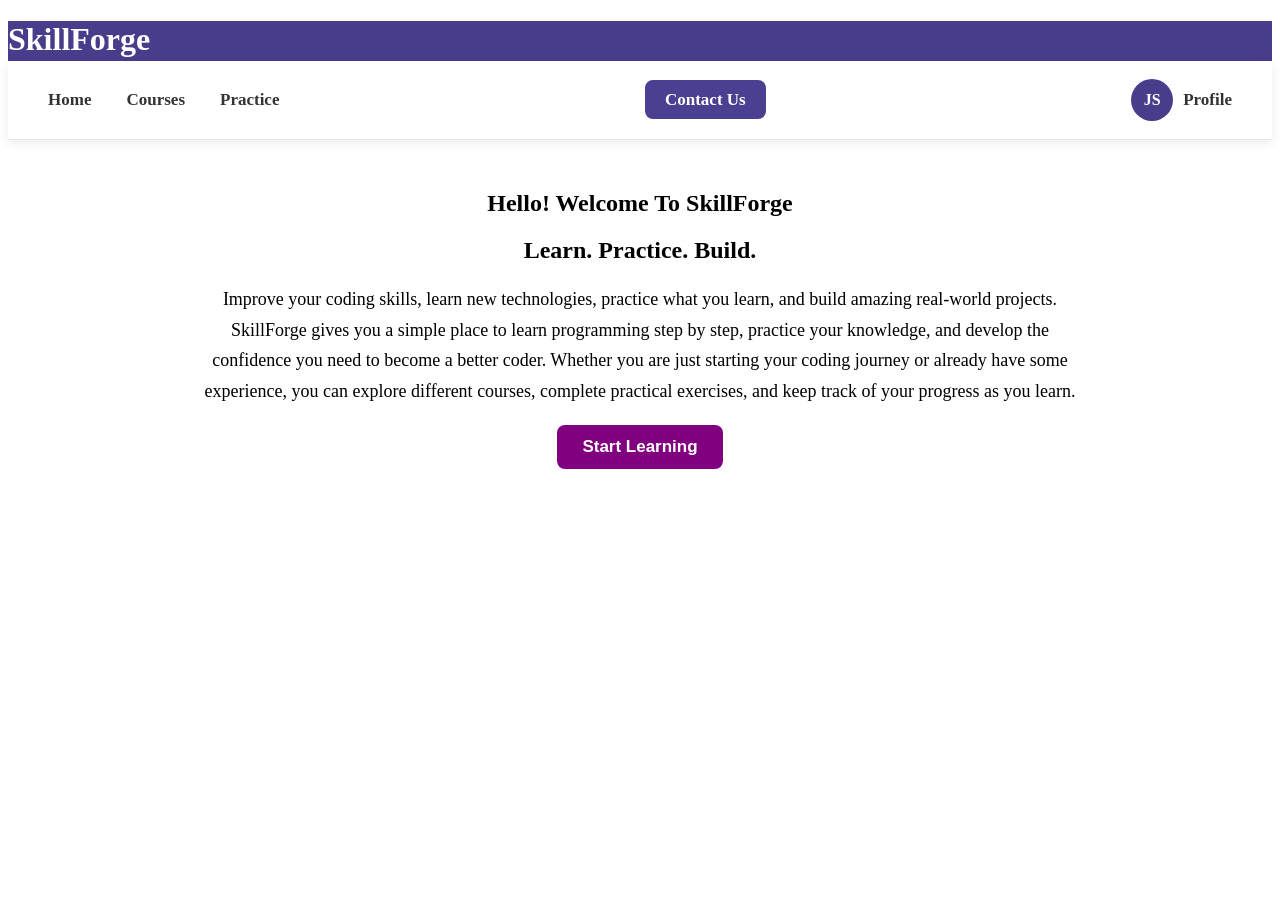
<file: index.html>
<!doctype html>

<html>
    <head>
        <title>SkillForge | Learn To Code</title>
        <link rel="stylesheet" href="styles.css">
    </head>
    <body>
        <div class="container">
        <h1>SkillForge</h1>
        </div>
        
        <nav>
            <a href="index.html">Home</a>
            <a href="courses.html">Courses</a>
            <a href="#">Practice</a>
            <div class="right">
            <a href="Contact%20Us.html">Contact Us</a>
            </div>
            
            <div class="profile-nav">
                <a href="Profile.html" class="profile-link">
                    <div class="nav-avatar" id="navAvatar">JS</div>
                    <span id="navProfileName">Profile</span>
                </a>
            </div>
        </nav>
        
        <section class="hero">
            <h1>Hello! Welcome To SkillForge</h1>
            <h2>Learn. Practice. Build.</h2>
            <p>
                Improve your coding skills, learn new technologies, practice what you learn,
                and build amazing real-world projects. SkillForge gives you a simple place
                to learn programming step by step, practice your knowledge, and develop the
                confidence you need to become a better coder. Whether you are just starting
                your coding journey or already have some experience, you can explore
                different courses, complete practical exercises, and keep track of your
                progress as you learn.
            </p>
            <button><a href="courses.html">Start Learning</a></button>
        </section>
        
        <script>
const savedProfile = localStorage.getItem("skillforgeProfile");

if (savedProfile) {
    const profile = JSON.parse(savedProfile);

    const navName = document.getElementById("navProfileName");
    const navAvatar = document.getElementById("navAvatar");

    navName.textContent = profile.name;

    if (profile.avatar) {
        navAvatar.textContent = profile.avatar;
    } else {
        const words = profile.name.trim().split(/\s+/);

        if (words.length === 1) {
            navAvatar.textContent =
                words[0].charAt(0).toUpperCase();
        } else {
            navAvatar.textContent =
                (words[0].charAt(0) +
                 words[words.length - 1].charAt(0)).toUpperCase();
        }
    }
}
</script>
    </body>
</html>
</file>
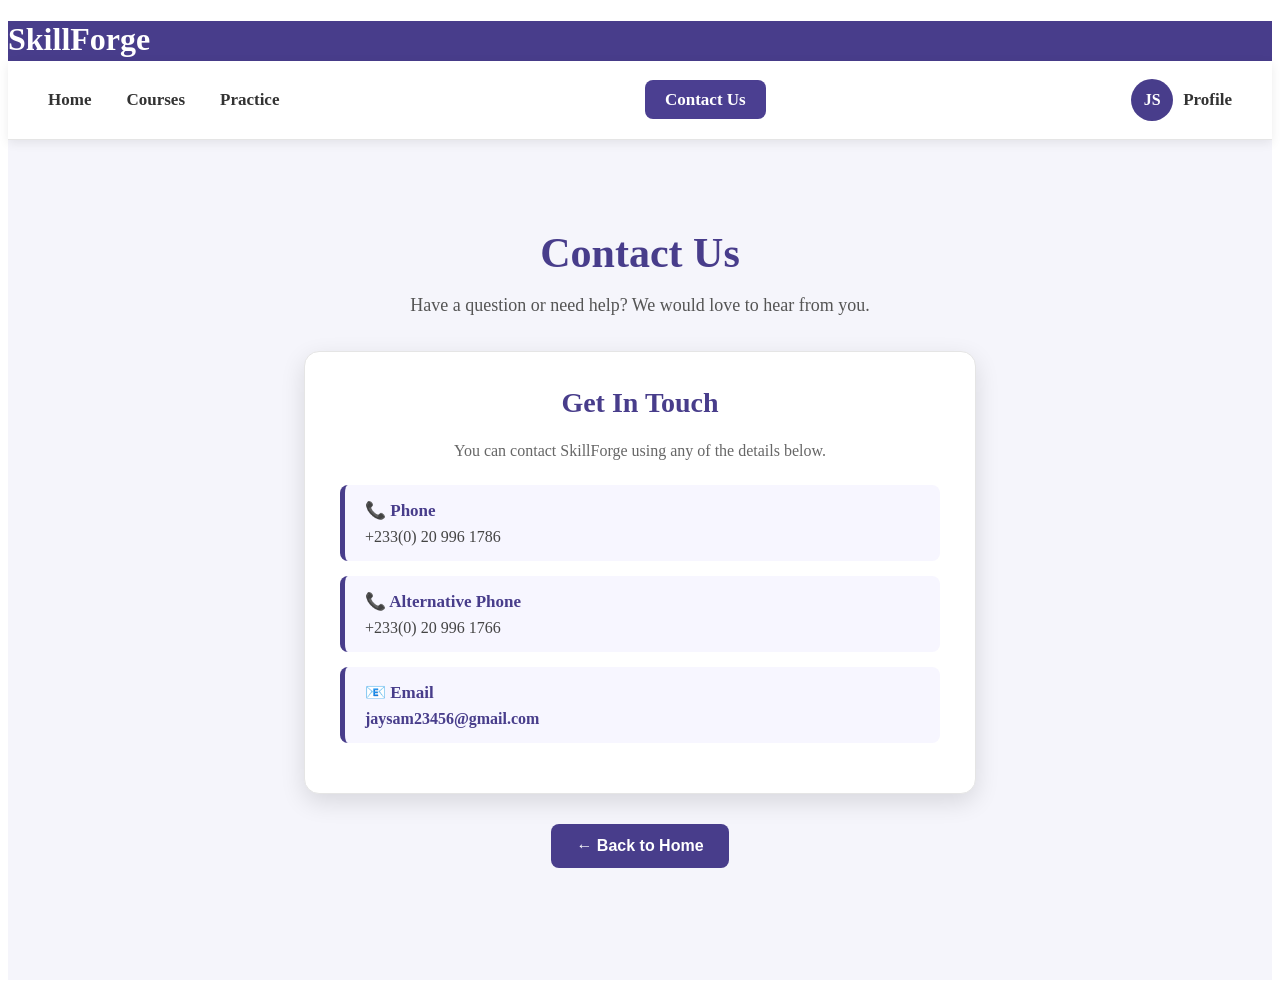
<file: Contact Us.html>
<!DOCTYPE html>
<html>
<head>
    <title>SkillForge | Contact Us</title>
    <link rel="stylesheet" href="styles.css">
</head>

<body>

    <!-- Navigation -->
    <div class="container">
        <h1>SkillForge</h1>
    </div>

        <nav>
            <a href="index.html">Home</a>
            <a href="courses.html">Courses</a>
            <a href="Practice.html">Practice</a>
            <div class="right">
            <a href="Contact%20Us.html">Contact Us</a>
            </div>
            
            
            <div class="profile-nav">
                <a href="Profile.html" class="profile-link">
                    <div class="nav-avatar" id="navAvatar">JS</div>
                    <span id="navProfileName">Profile</span>
                </a>
            </div>
        </nav>
 
    <!-- Contact Section -->
    <main class="contact-page">

        <h1>Contact Us</h1>

        <p class="contact-intro">
            Have a question or need help? We would love to hear from you.
        </p>

        <div class="contact-card">

            <h2>Get In Touch</h2>

            <p>
                You can contact SkillForge using any of the details below.
            </p>

            <div class="contact-item">
                <strong>📞 Phone</strong>
                <p>+233(0) 20 996 1786</p>
            </div>

            <div class="contact-item">
                <strong>📞 Alternative Phone</strong>
                <p>+233(0) 20 996 1766</p>
            </div>

            <div class="contact-item">
                <strong>📧 Email</strong>
                <p>
                    <a href="mailto:jaysam23456@gmail.com">
                        jaysam23456@gmail.com
                    </a>
                </p>
            </div>

        </div>

        <button class="back-button" onclick="window.location.href='index.html'">
            ← Back to Home
        </button>

    </main>

</body>
</html>
</file>
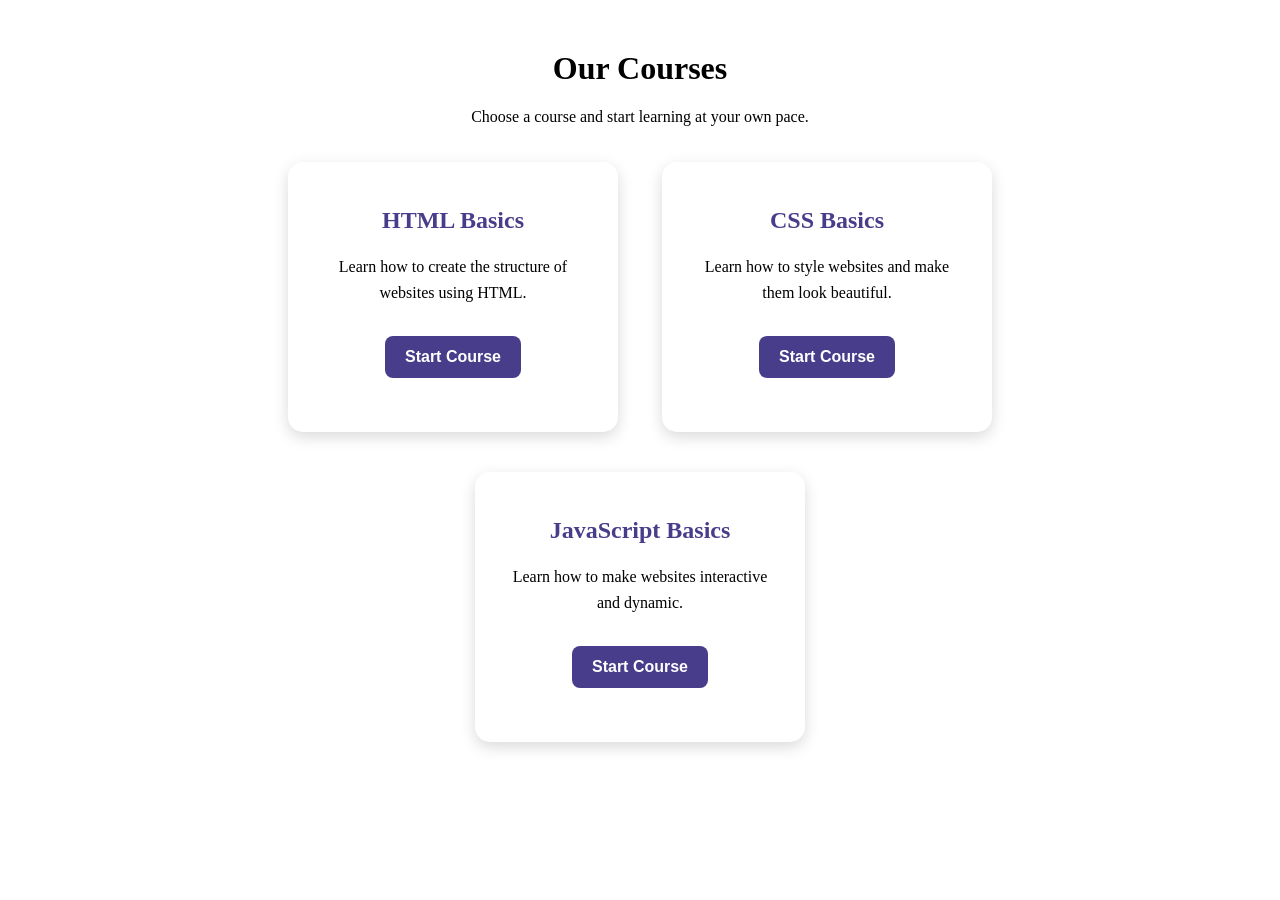
<file: courses.html>
<!doctype html>

<html>
    <head>
        <title>SkillForge | Courses</title>
        <link rel="stylesheet" href="styles.css">
    </head>
    <body>
        <div class="courses-page">

    <h1>Our Courses</h1>

    <p>Choose a course and start learning at your own pace.</p>

    <div class="course-card">
        <h2>HTML Basics</h2>
        <p>Learn how to create the structure of websites using HTML.</p>
        <button onclick="window.location.href='HTML Basics.html'">
            Start Course
        </button>
    </div>

    <div class="course-card">
        <h2>CSS Basics</h2>
        <p>Learn how to style websites and make them look beautiful.</p>
        <button onclick="window.location.href='CSS Basics.html'">Start Course</button>
    </div>

    <div class="course-card">
        <h2>JavaScript Basics</h2>
        <p>Learn how to make websites interactive and dynamic.</p>
        <button>Start Course</button>
    </div>

</div>
        
        
    </body>
</html>
</file>
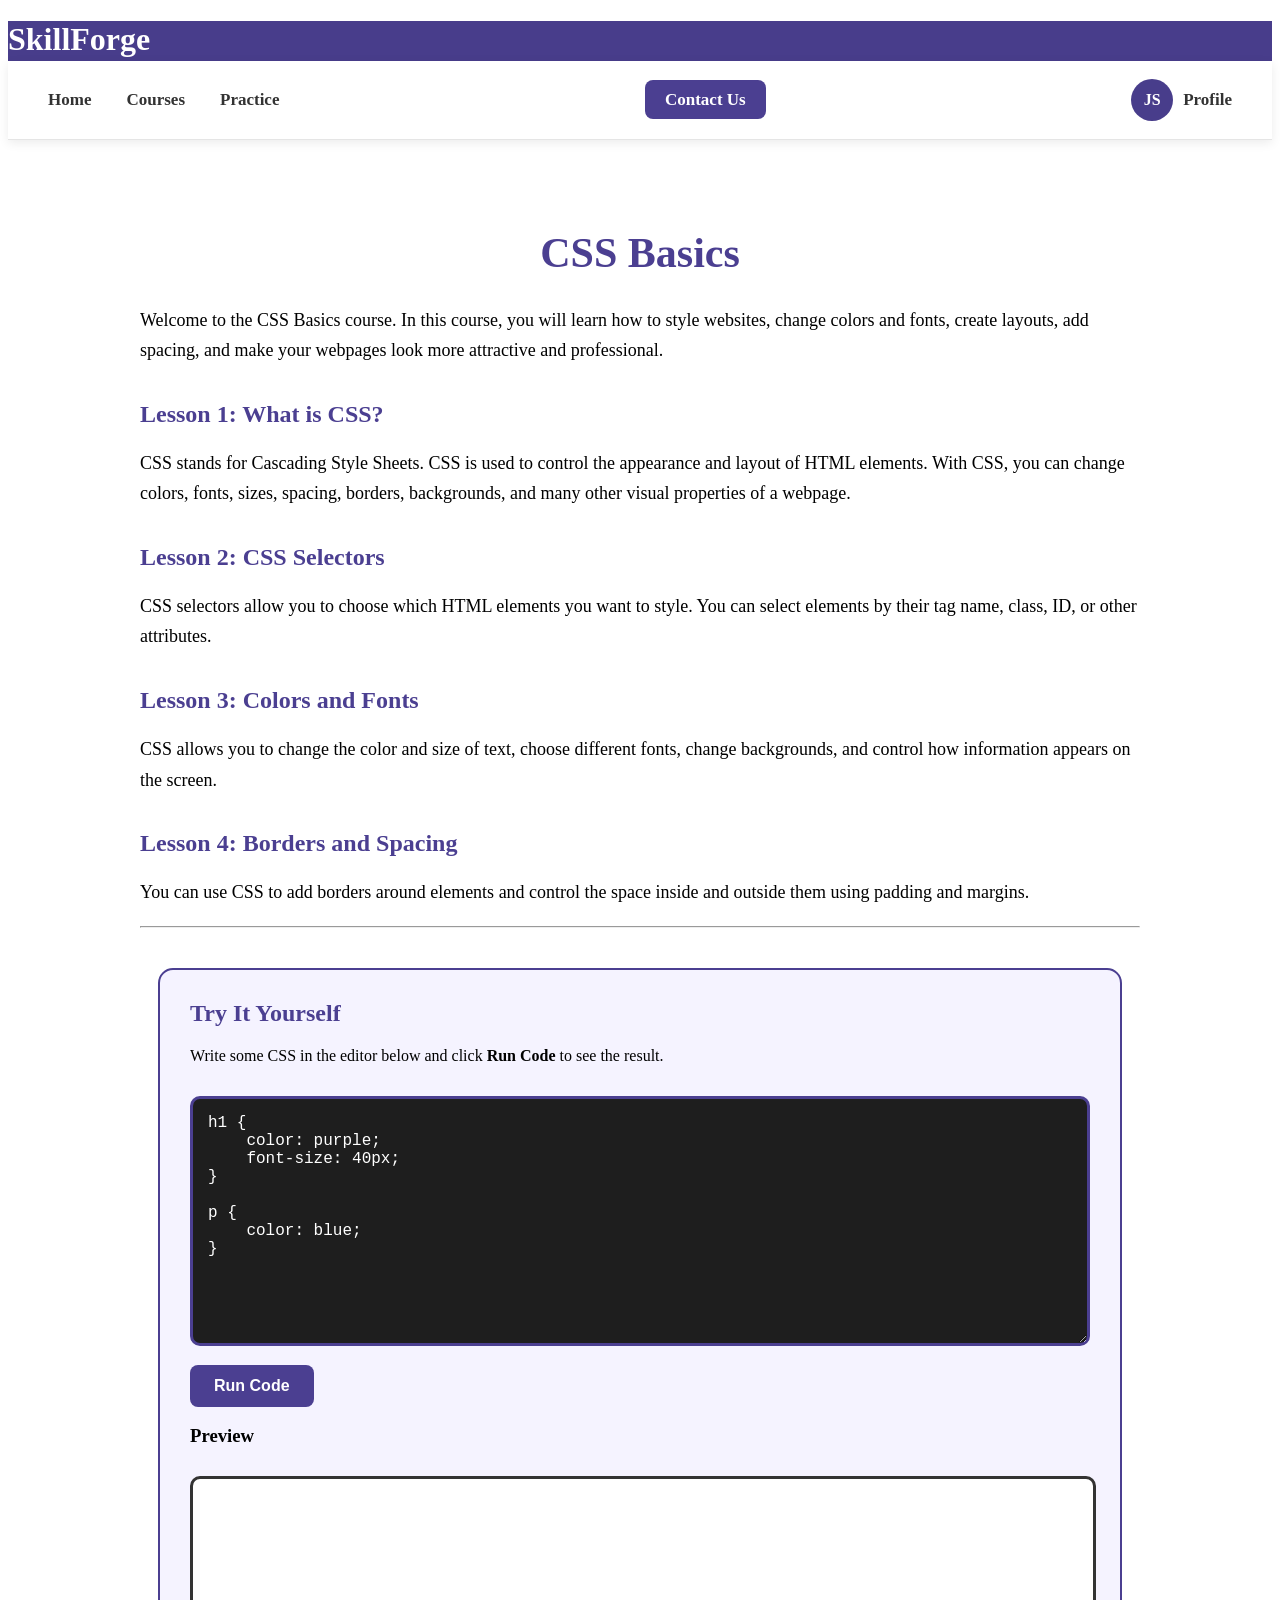
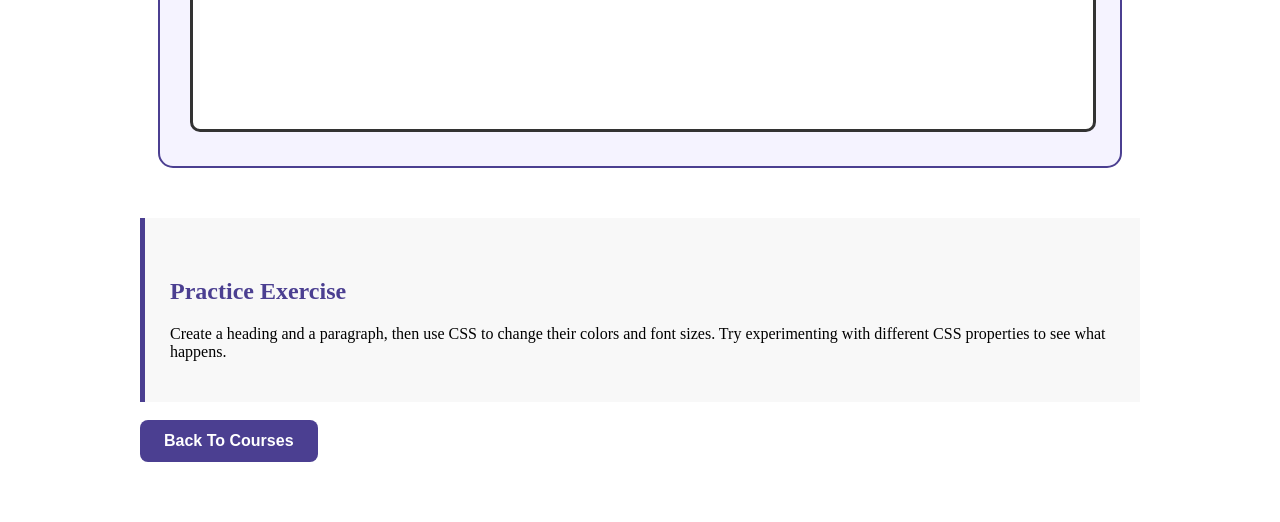
<file: CSS Basics.html>
<!DOCTYPE html>
<html>
<head>
    <title>CSS Basics | SkillForge</title>
    <link rel="stylesheet" href="styles.css">
</head>

<body>

    <div class="container">
        <h1>SkillForge</h1>
    </div>

    
    <nav>
            <a href="index.html">Home</a>
            <a href="courses.html">Courses</a>
            <a href="Practice.html">Practice</a>
            <div class="right">
            <a href="Contact%20Us.html">Contact Us</a>
            </div>
        
        <div class="profile-nav">
                <a href="Profile.html" class="profile-link">
                    <div class="nav-avatar" id="navAvatar">JS</div>
                    <span id="navProfileName">Profile</span>
                </a>
            </div>
    </nav>

    <main class="lesson">

        <h1>CSS Basics</h1>

        <p>
            Welcome to the CSS Basics course. In this course, you will learn
            how to style websites, change colors and fonts, create layouts,
            add spacing, and make your webpages look more attractive and
            professional.
        </p>

        <h2>Lesson 1: What is CSS?</h2>

        <p>
            CSS stands for Cascading Style Sheets. CSS is used to control
            the appearance and layout of HTML elements. With CSS, you can
            change colors, fonts, sizes, spacing, borders, backgrounds,
            and many other visual properties of a webpage.
        </p>

        <h2>Lesson 2: CSS Selectors</h2>

        <p>
            CSS selectors allow you to choose which HTML elements you want
            to style. You can select elements by their tag name, class,
            ID, or other attributes.
        </p>

        <h2>Lesson 3: Colors and Fonts</h2>

        <p>
            CSS allows you to change the color and size of text, choose
            different fonts, change backgrounds, and control how information
            appears on the screen.
        </p>

        <h2>Lesson 4: Borders and Spacing</h2>

        <p>
            You can use CSS to add borders around elements and control the
            space inside and outside them using padding and margins.
        </p>

        <hr>

        <section class="practice-box">

            <h2>Try It Yourself</h2>

            <p>
                Write some CSS in the editor below and click
                <strong>Run Code</strong> to see the result.
            </p>

            <textarea id="cssEditor">
h1 {
    color: purple;
    font-size: 40px;
}

p {
    color: blue;
}
            </textarea>

            <button onclick="runCSS()">Run Code</button>

            <h3>Preview</h3>

            <iframe id="cssPreview"></iframe>

        </section>

        <section class="exercise">

            <h2>Practice Exercise</h2>

            <p>
                Create a heading and a paragraph, then use CSS to change
                their colors and font sizes. Try experimenting with
                different CSS properties to see what happens.
            </p>

        </section>

        <br>

        <button onclick="window.location.href='courses.html'">
            Back To Courses
        </button>

    </main>

    <script>
        function runCSS() {

            const css = document.getElementById("cssEditor").value;

            const preview = document.getElementById("cssPreview");

            preview.srcdoc = `
                <html>
                <head>
                    <style>
                        ${css}
                    </style>
                </head>

                <body>

                    <h1>Hello, SkillForge!</h1>

                    <p>
                        I am learning CSS.
                    </p>

                </body>
                </html>
            `;
        }
    </script>

</body>
</html>
</file>
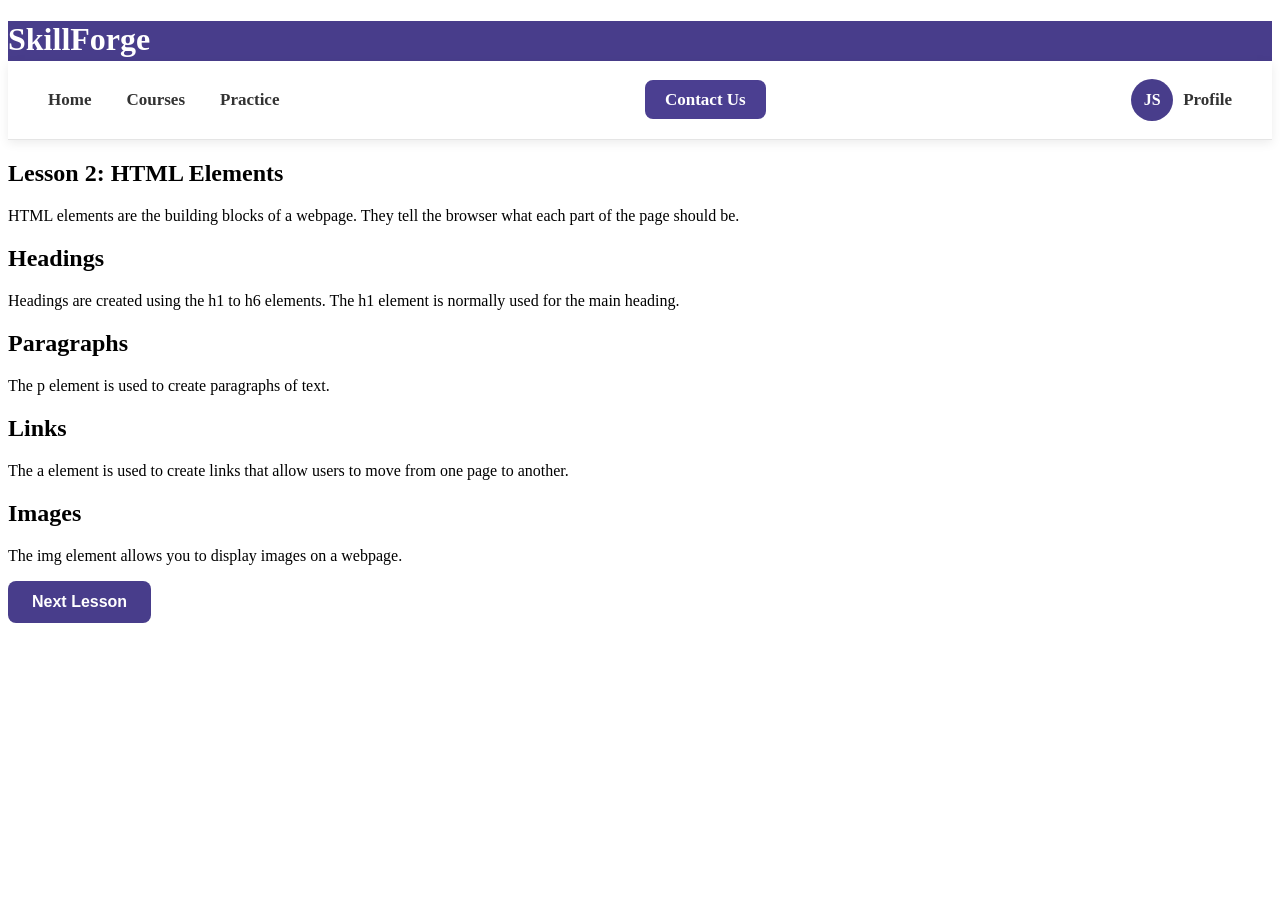
<file: HTML Basics 2.html>
<!doctype html>
<html>
<head>
    <title>HTML Lesson 2 | SkillForge</title>
    <link rel="stylesheet" href="styles.css">
</head>

<body>

    <div class="container">
        <h1>SkillForge</h1>
    </div>
    
    <nav>
            <a href="index.html">Home</a>
            <a href="courses.html">Courses</a>
            <a href="Practice.html">Practice</a>
            <div class="right">
            <a href="Contact%20Us.html">Contact Us</a>
            </div>
        
        <div class="profile-nav">
                <a href="Profile.html" class="profile-link">
                    <div class="nav-avatar" id="navAvatar">JS</div>
                    <span id="navProfileName">Profile</span>
                </a>
            </div>
    </nav>

    <section class="course-content">

        <h1>Lesson 2: HTML Elements</h1>

        <p>
            HTML elements are the building blocks of a webpage.
            They tell the browser what each part of the page should be.
        </p>

        <h2>Headings</h2>

        <p>
            Headings are created using the h1 to h6 elements.
            The h1 element is normally used for the main heading.
        </p>

        <h2>Paragraphs</h2>

        <p>
            The p element is used to create paragraphs of text.
        </p>

        <h2>Links</h2>

        <p>
            The a element is used to create links that allow users
            to move from one page to another.
        </p>

        <h2>Images</h2>

        <p>
            The img element allows you to display images on a webpage.
        </p>

        <button onclick="window.location.href='HTML Basics 3.html'">
            Next Lesson
        </button>

    </section>

</body>
</html>
</file>
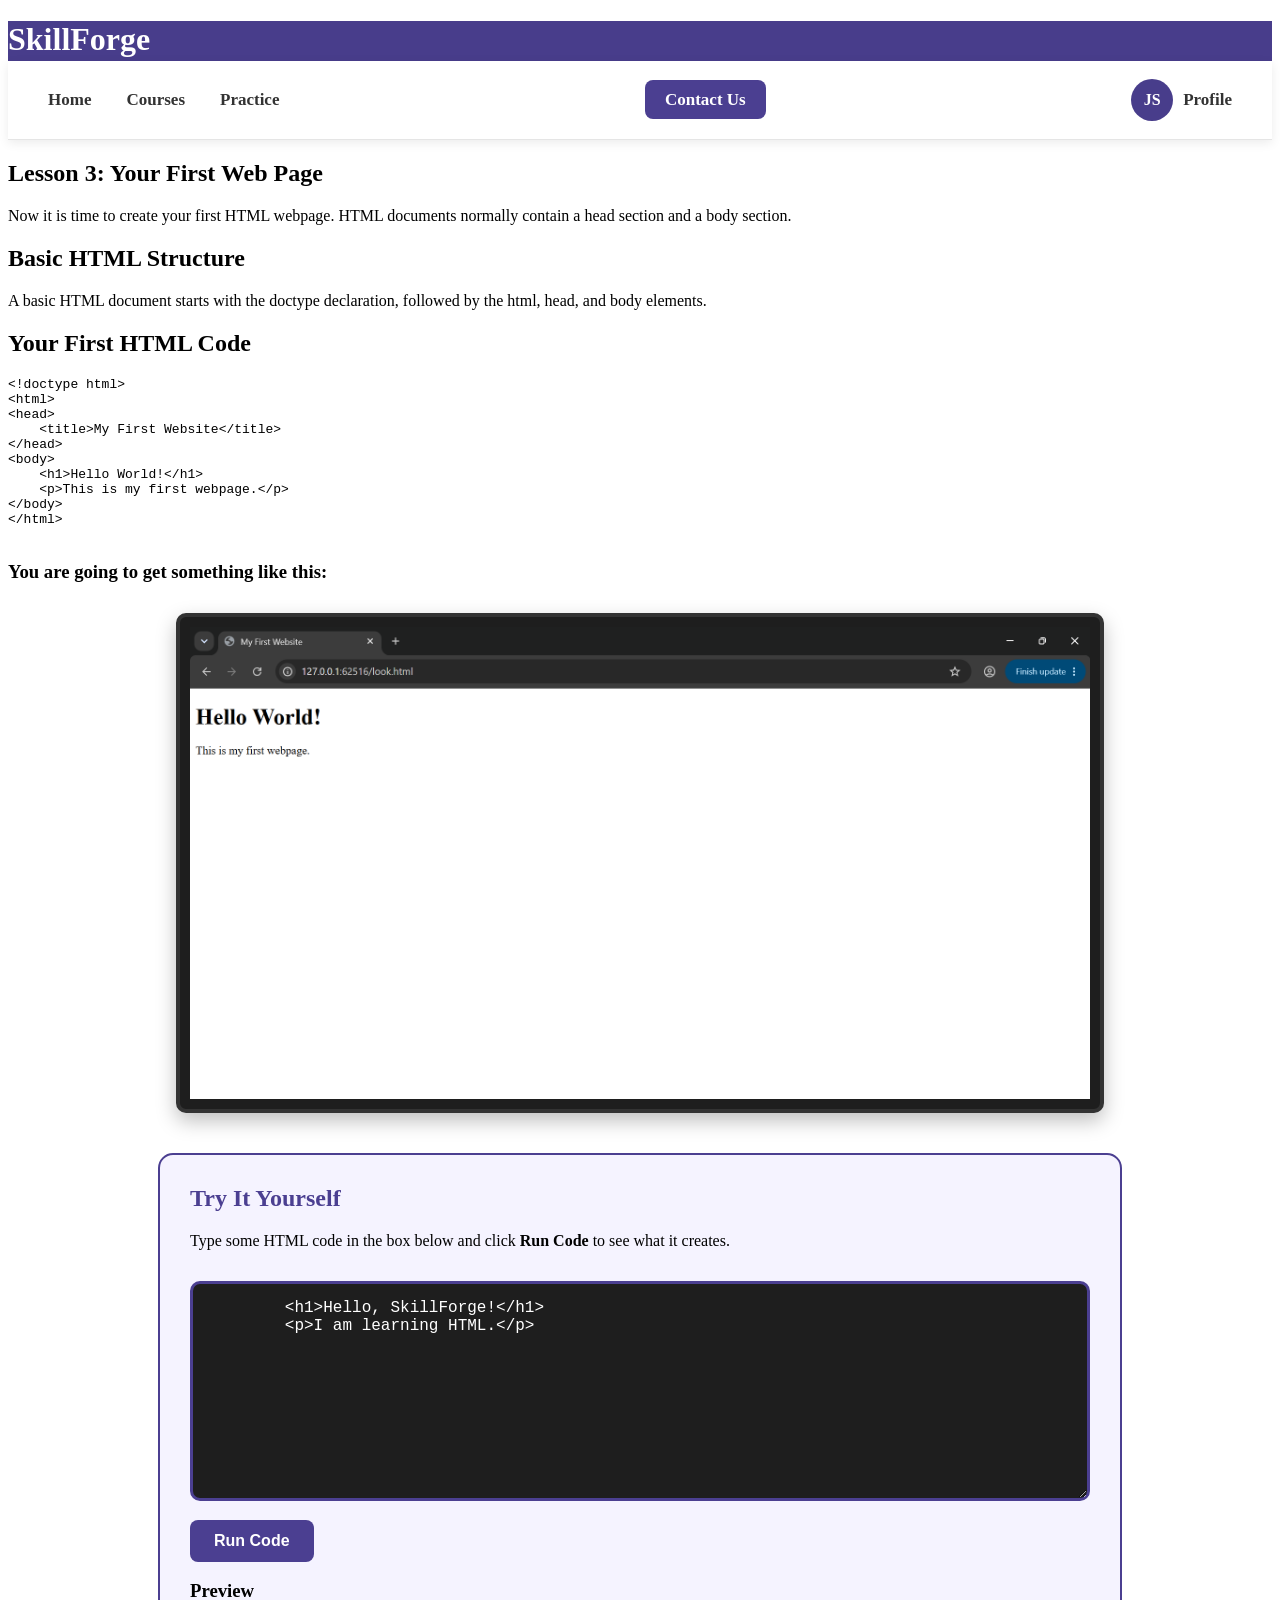
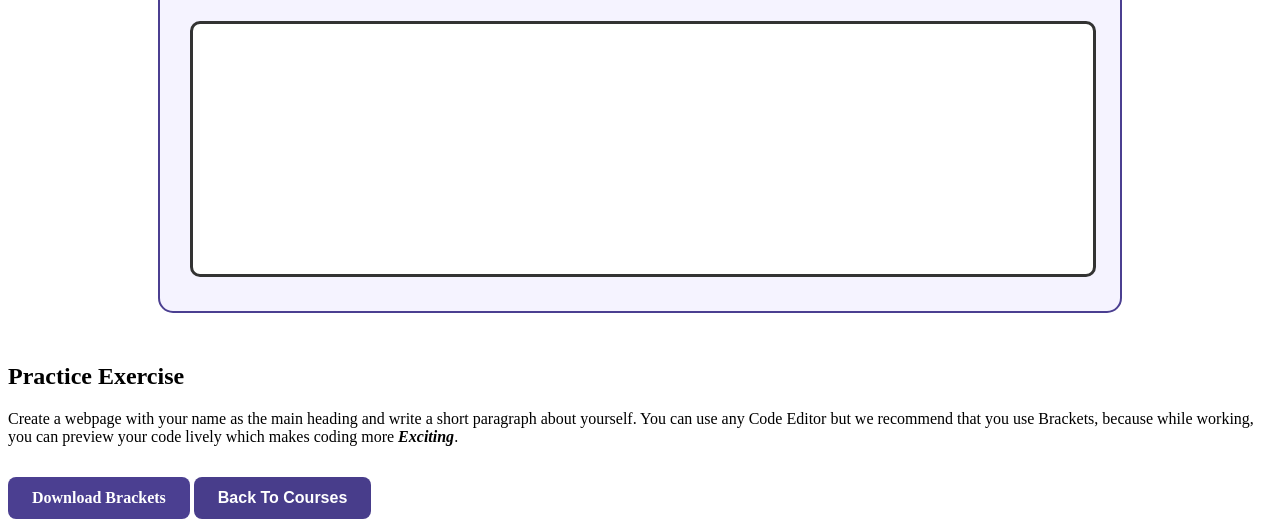
<file: HTML Basics 3.html>
<!doctype html>
<html>
<head>
    <title>HTML Lesson 3 | SkillForge</title>
    <link rel="stylesheet" href="styles.css">
</head>

<body>

    <div class="container">
        <h1>SkillForge</h1>
    </div>
    
    <nav>
            <a href="index.html">Home</a>
            <a href="courses.html">Courses</a>
            <a href="Practice.html">Practice</a>
            <div class="right">
            <a href="Contact%20Us.html">Contact Us</a>
            </div>
        
        <div class="profile-nav">
                <a href="Profile.html" class="profile-link">
                    <div class="nav-avatar" id="navAvatar">JS</div>
                    <span id="navProfileName">Profile</span>
                </a>
            </div>
    </nav>

    <section class="course-content">

        <h1>Lesson 3: Your First Web Page</h1>

        <p>
            Now it is time to create your first HTML webpage.
            HTML documents normally contain a head section and a body section.
        </p>

        <h2>Basic HTML Structure</h2>

        <p>
            A basic HTML document starts with the doctype declaration,
            followed by the html, head, and body elements.
        </p>

        <h2>Your First HTML Code</h2>

        <pre>
&lt;!doctype html&gt;
&lt;html&gt;
&lt;head&gt;
    &lt;title&gt;My First Website&lt;/title&gt;
&lt;/head&gt;
&lt;body&gt;
    &lt;h1&gt;Hello World!&lt;/h1&gt;
    &lt;p&gt;This is my first webpage.&lt;/p&gt;
&lt;/body&gt;
&lt;/html&gt;
        </pre>
        
        <h3>You are going to get something like this:</h3>
        <img class="code-preview" src="Screenshot 2026-10-02 213758.png" alt="Code example">

    </section>
    
    <section class="practice-box">
    <h2>Try It Yourself</h2>

    <p>
        Type some HTML code in the box below and click
        <strong>Run Code</strong> to see what it creates.
    </p>

          <textarea id="codeEditor">
        <h1>Hello, SkillForge!</h1>
        <p>I am learning HTML.</p>
         </textarea>

         <button onclick="runCode()">Run Code</button>

         <h3>Preview</h3>

         <iframe id="preview"></iframe>
        </section>

        <script>
        function runCode() {
         const code = document.getElementById("codeEditor").value;
         document.getElementById("preview").srcdoc = code;
        }
        </script>
    
    
    <h2>Practice Exercise</h2>

        <p>
            Create a webpage with your name as the main heading
            and write a short paragraph about yourself. You can use any Code Editor but we recommend that you use Brackets, because while working, you can preview your code lively which makes coding more <i><b>Exciting</b></i>.
        </p>
    
        <a class="download-button"
        href="https://github.com/brackets-cont/brackets/releases/tag/v2.2.1"
        target="_blank">
            Download Brackets
        </a>

        <button onclick="window.location.href='courses.html'">
            Back To Courses
        </button>

</body>
</html>
</file>
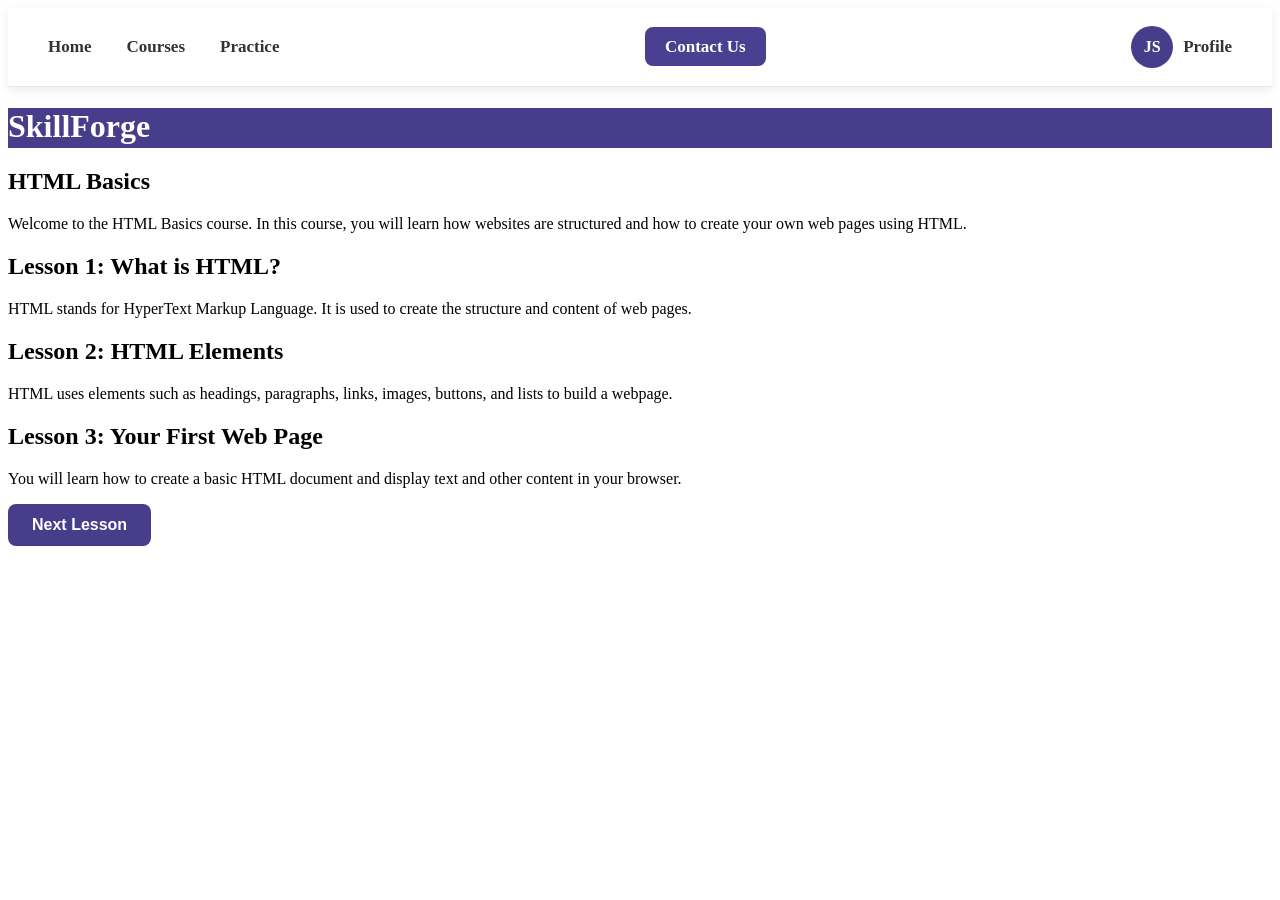
<file: HTML Basics.html>
<!doctype html>
<html>
<head>
    <title>HTML Basics | SkillForge</title>
    <link rel="stylesheet" href="styles.css">
</head>

<body>
    
        <nav>
            <a href="index.html">Home</a>
            <a href="courses.html">Courses</a>
            <a href="Practice.html">Practice</a>
            <div class="right">
            <a href="Contact%20Us.html">Contact Us</a>
            </div>
            
            <div class="profile-nav">
                <a href="Profile.html" class="profile-link">
                    <div class="nav-avatar" id="navAvatar">JS</div>
                    <span id="navProfileName">Profile</span>
                </a>
            </div>
        </nav>

    <div class="container">
        <h1>SkillForge</h1>
    </div>

    <section class="course-content">

        <h1>HTML Basics</h1>

        <p>
            Welcome to the HTML Basics course. In this course, you will learn
            how websites are structured and how to create your own web pages
            using HTML.
        </p>

        <h2>Lesson 1: What is HTML?</h2>

        <p>
            HTML stands for HyperText Markup Language. It is used to create
            the structure and content of web pages.
        </p>

        <h2>Lesson 2: HTML Elements</h2>

        <p>
            HTML uses elements such as headings, paragraphs, links, images,
            buttons, and lists to build a webpage.
        </p>

        <h2>Lesson 3: Your First Web Page</h2>

        <p>
            You will learn how to create a basic HTML document and display
            text and other content in your browser.
        </p>

        <button onclick="window.location.href='HTML Basics 2.html'">
            Next Lesson
        </button>

    </section>

</body>
</html>
</file>
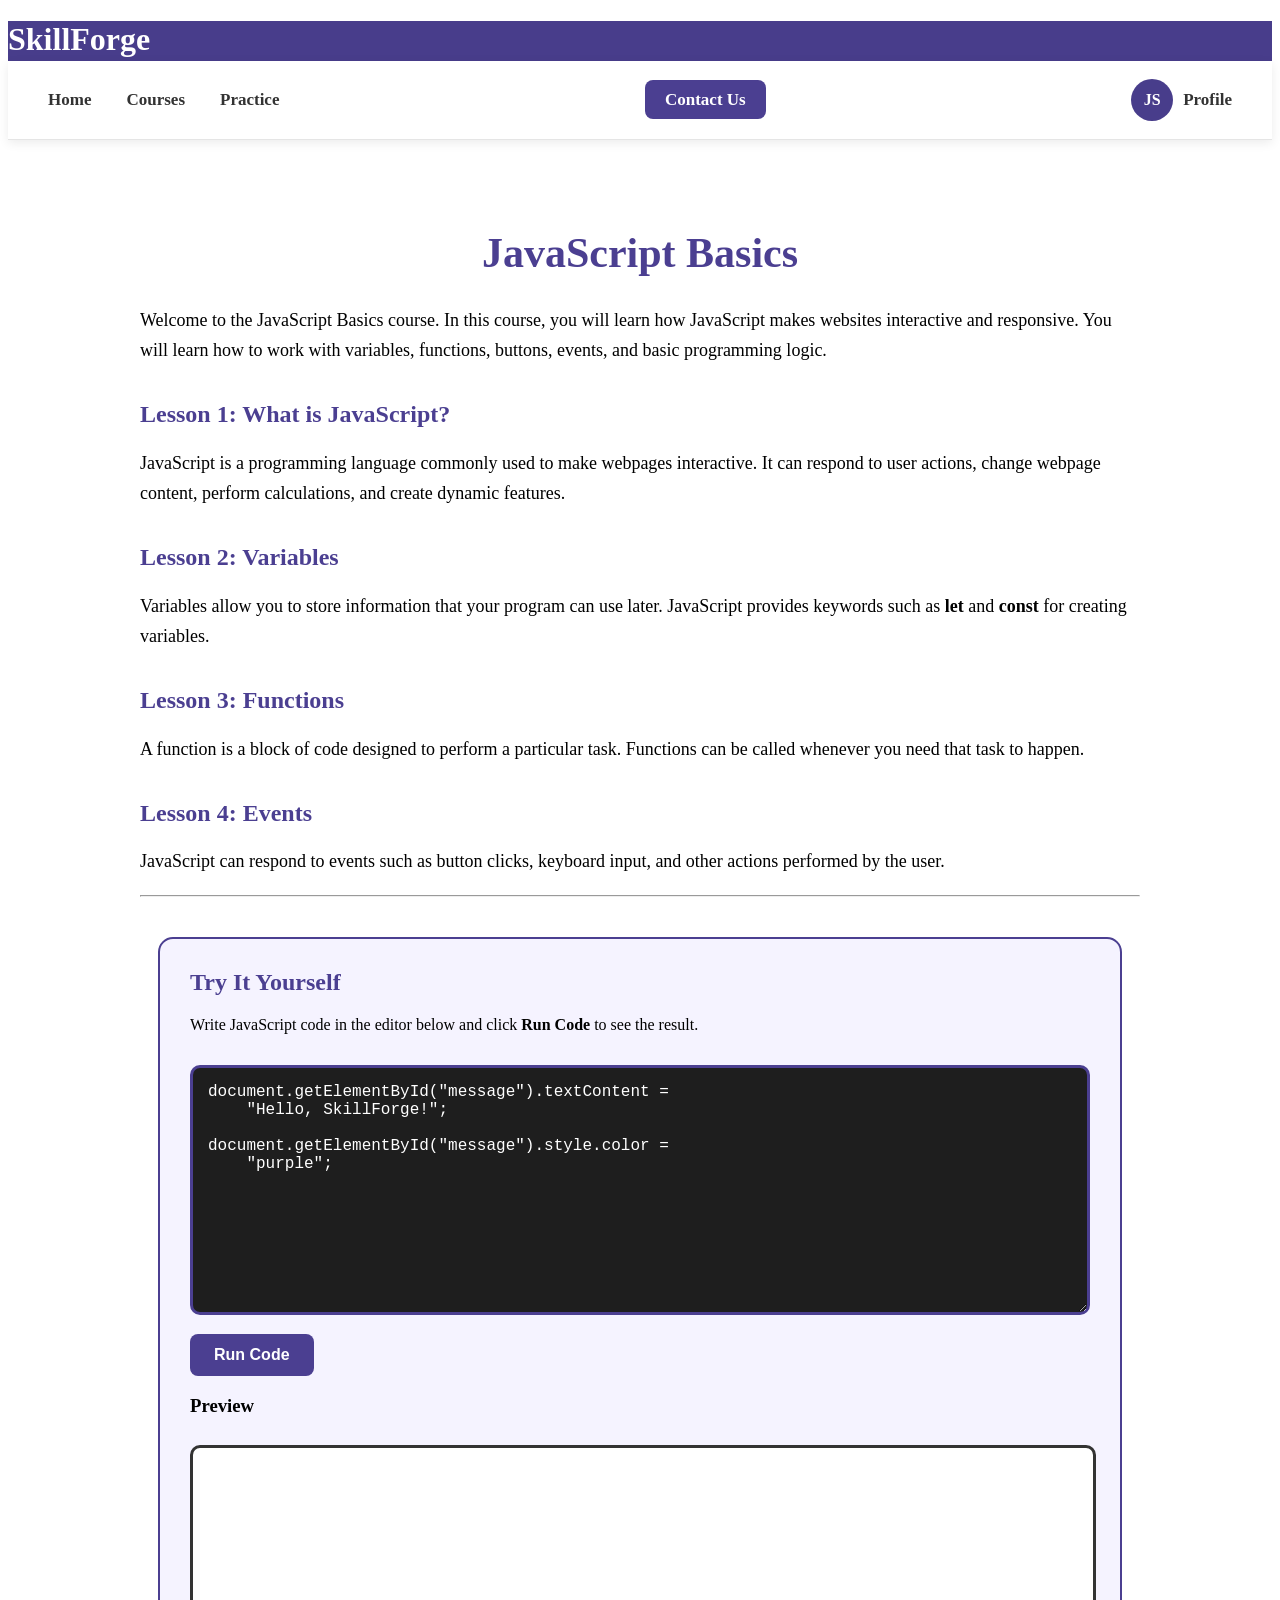
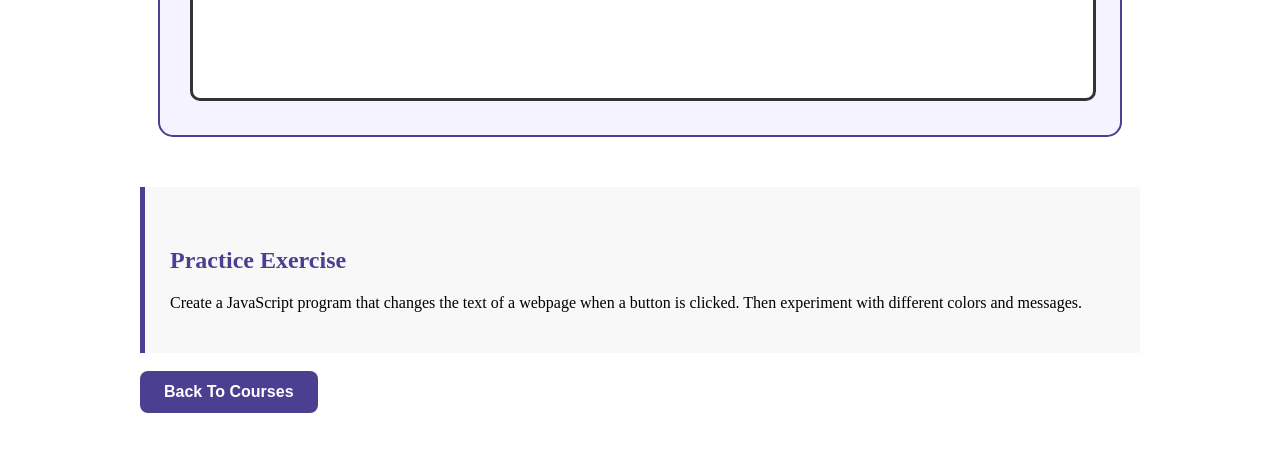
<file: Javascript Basics.html>
<!DOCTYPE html>
<html>
<head>
    <title>JavaScript Basics | SkillForge</title>
    <link rel="stylesheet" href="styles.css">
</head>

<body>

    <div class="container">
        <h1>SkillForge</h1>
    </div>
    
    <nav>
            <a href="index.html">Home</a>
            <a href="courses.html">Courses</a>
            <a href="Practice.html">Practice</a>
            <div class="right">
            <a href="Contact%20Us.html">Contact Us</a>
            </div>
        
        <div class="profile-nav">
                <a href="Profile.html" class="profile-link">
                    <div class="nav-avatar" id="navAvatar">JS</div>
                    <span id="navProfileName">Profile</span>
                </a>
            </div>
    </nav>


    <main class="lesson">

        <h1>JavaScript Basics</h1>

        <p>
            Welcome to the JavaScript Basics course. In this course, you will
            learn how JavaScript makes websites interactive and responsive.
            You will learn how to work with variables, functions, buttons,
            events, and basic programming logic.
        </p>

        <h2>Lesson 1: What is JavaScript?</h2>

        <p>
            JavaScript is a programming language commonly used to make
            webpages interactive. It can respond to user actions, change
            webpage content, perform calculations, and create dynamic
            features.
        </p>

        <h2>Lesson 2: Variables</h2>

        <p>
            Variables allow you to store information that your program can
            use later. JavaScript provides keywords such as
            <strong>let</strong> and <strong>const</strong> for creating
            variables.
        </p>

        <h2>Lesson 3: Functions</h2>

        <p>
            A function is a block of code designed to perform a particular
            task. Functions can be called whenever you need that task to
            happen.
        </p>

        <h2>Lesson 4: Events</h2>

        <p>
            JavaScript can respond to events such as button clicks,
            keyboard input, and other actions performed by the user.
        </p>

        <hr>

        <section class="practice-box">

            <h2>Try It Yourself</h2>

            <p>
                Write JavaScript code in the editor below and click
                <strong>Run Code</strong> to see the result.
            </p>

            <textarea id="jsEditor">
document.getElementById("message").textContent =
    "Hello, SkillForge!";

document.getElementById("message").style.color =
    "purple";
            </textarea>

            <button onclick="runJavaScript()">Run Code</button>

            <h3>Preview</h3>

            <iframe id="jsPreview"></iframe>

        </section>

        <section class="exercise">

            <h2>Practice Exercise</h2>

            <p>
                Create a JavaScript program that changes the text of a
                webpage when a button is clicked. Then experiment with
                different colors and messages.
            </p>

        </section>

        <br>

        <button onclick="window.location.href='courses.html'">
            Back To Courses
        </button>

    </main>

    <script>
        function runJavaScript() {

            const code =
                document.getElementById("jsEditor").value;

            const preview =
                document.getElementById("jsPreview");

            preview.srcdoc = `
                <html>
                <body>

                    <h2 id="message">
                        Waiting for your JavaScript...
                    </h2>

                    <script>
                        ${code}
                    <\/script>

                </body>
                </html>
            `;
        }
    </script>

</body>
</html>
</file>
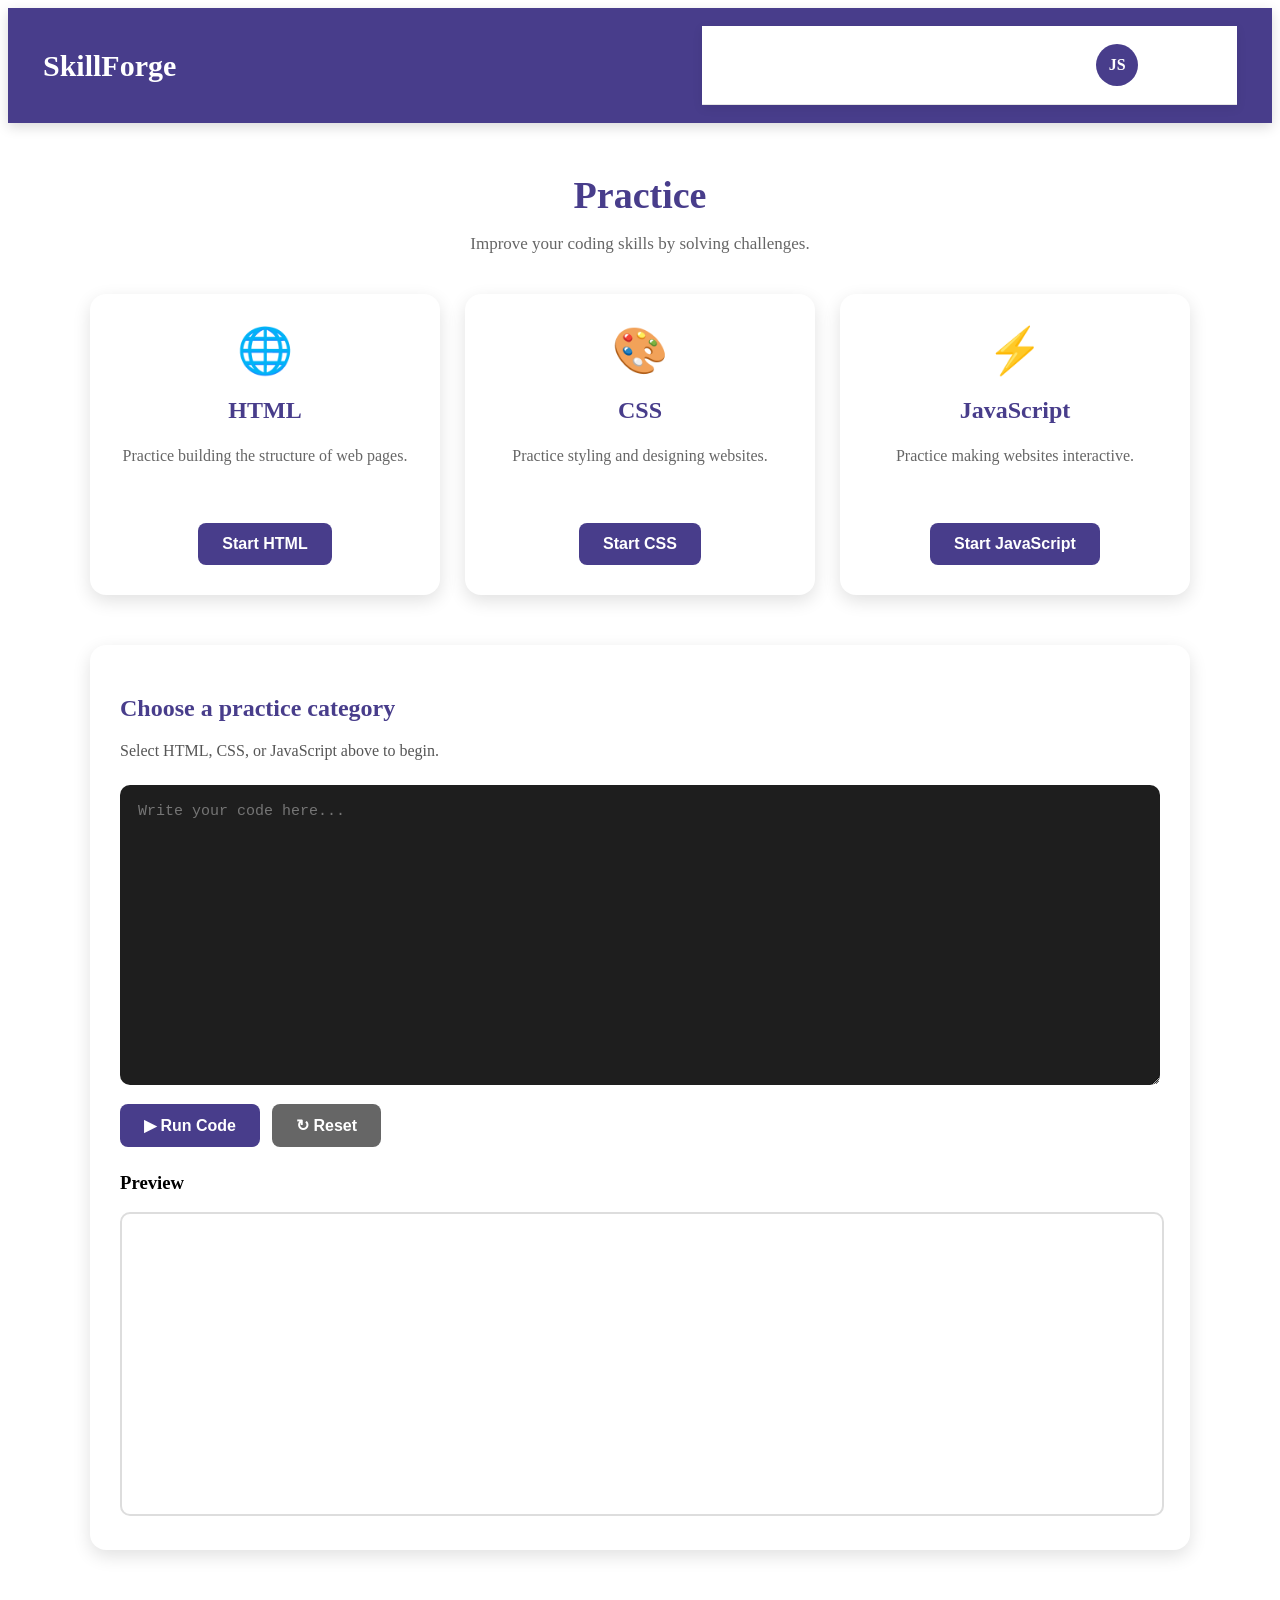
<file: Practise.html>
<!DOCTYPE html>
<html lang="en">
<head>
    <meta charset="UTF-8">
    <meta name="viewport" content="width=device-width, initial-scale=1.0">
    <title>Practice - SkillForge</title>
    <link rel="stylesheet" href="styles.css">
</head>

<body>

<header class="top-header">
    <div class="logo">SkillForge</div>

    <nav>
        <a href="index.html">Home</a>
        <a href="courses.html">Courses</a>
        <a href="Practice.html" class="active">Practice</a>
        <a href="Contact Us.html">Contact Us</a>

        <div class="profile-nav">
            <a href="Profile.html" class="profile-link">
                <div class="nav-avatar" id="navAvatar">JS</div>
                <span id="navProfileName">Profile</span>
            </a>
        </div>
    </nav>
</header>


<main class="practice-page">

    <div class="practice-heading">
        <h1>Practice</h1>
        <p>Improve your coding skills by solving challenges.</p>
    </div>


    <section class="practice-categories">

        <div class="practice-category">
            <div class="practice-icon">🌐</div>
            <h2>HTML</h2>
            <p>Practice building the structure of web pages.</p>
            <button onclick="startPractice('html')">
                Start HTML
            </button>
        </div>

        <div class="practice-category">
            <div class="practice-icon">🎨</div>
            <h2>CSS</h2>
            <p>Practice styling and designing websites.</p>
            <button onclick="startPractice('css')">
                Start CSS
            </button>
        </div>

        <div class="practice-category">
            <div class="practice-icon">⚡</div>
            <h2>JavaScript</h2>
            <p>Practice making websites interactive.</p>
            <button onclick="startPractice('javascript')">
                Start JavaScript
            </button>
        </div>

    </section>


    <section id="challengeArea" class="challenge-area">

        <h2 id="challengeTitle">Choose a practice category</h2>

        <p id="challengeDescription">
            Select HTML, CSS, or JavaScript above to begin.
        </p>

        <div class="editor-container">

            <textarea id="practiceCode"
placeholder="Write your code here..."></textarea>

            <div class="editor-buttons">
                <button class="run-button" onclick="runPracticeCode()">
                    ▶ Run Code
                </button>

                <button class="reset-button" onclick="resetCode()">
                    ↻ Reset
                </button>
            </div>

            <h3>Preview</h3>

            <iframe id="practicePreview"></iframe>

        </div>

    </section>

</main>


<script>

let currentLanguage = "";

const challenges = {

    html: {
        title: "HTML Challenge",
        description: "Create an H1 heading that says 'Welcome to SkillForge'.",
        code:
`<!DOCTYPE html>
<html>
<body>

<h1>Welcome to SkillForge</h1>

</body>
</html>`
    },

    css: {
        title: "CSS Challenge",
        description: "Change the heading color to purple.",
        code:
`<!DOCTYPE html>
<html>
<head>

<style>

h1 {
    color: purple;
}

</style>

</head>

<body>

<h1>SkillForge</h1>

</body>
</html>`
    },

    javascript: {
        title: "JavaScript Challenge",
        description: "Use JavaScript to change the text below to 'Hello SkillForge!'.",
        code:
`<!DOCTYPE html>
<html>
<body>

<h2 id="message">Waiting...</h2>

<script>

document.getElementById("message").textContent =
"Hello SkillForge!";

<\/script>

</body>
</html>`
    }

};


function startPractice(language) {

    currentLanguage = language;

    const challenge = challenges[language];

    document.getElementById("challengeTitle").textContent =
        challenge.title;

    document.getElementById("challengeDescription").textContent =
        challenge.description;

    document.getElementById("practiceCode").value =
        challenge.code;

    document.getElementById("challengeArea").scrollIntoView({
        behavior: "smooth"
    });

}


function runPracticeCode() {

    const code =
        document.getElementById("practiceCode").value;

    document.getElementById("practicePreview").srcdoc =
        code;

}


function resetCode() {

    if (!currentLanguage) {
        return;
    }

    document.getElementById("practiceCode").value =
        challenges[currentLanguage].code;

    document.getElementById("practicePreview").srcdoc =
        "";
}


</script>


</body>
</html>
</file>
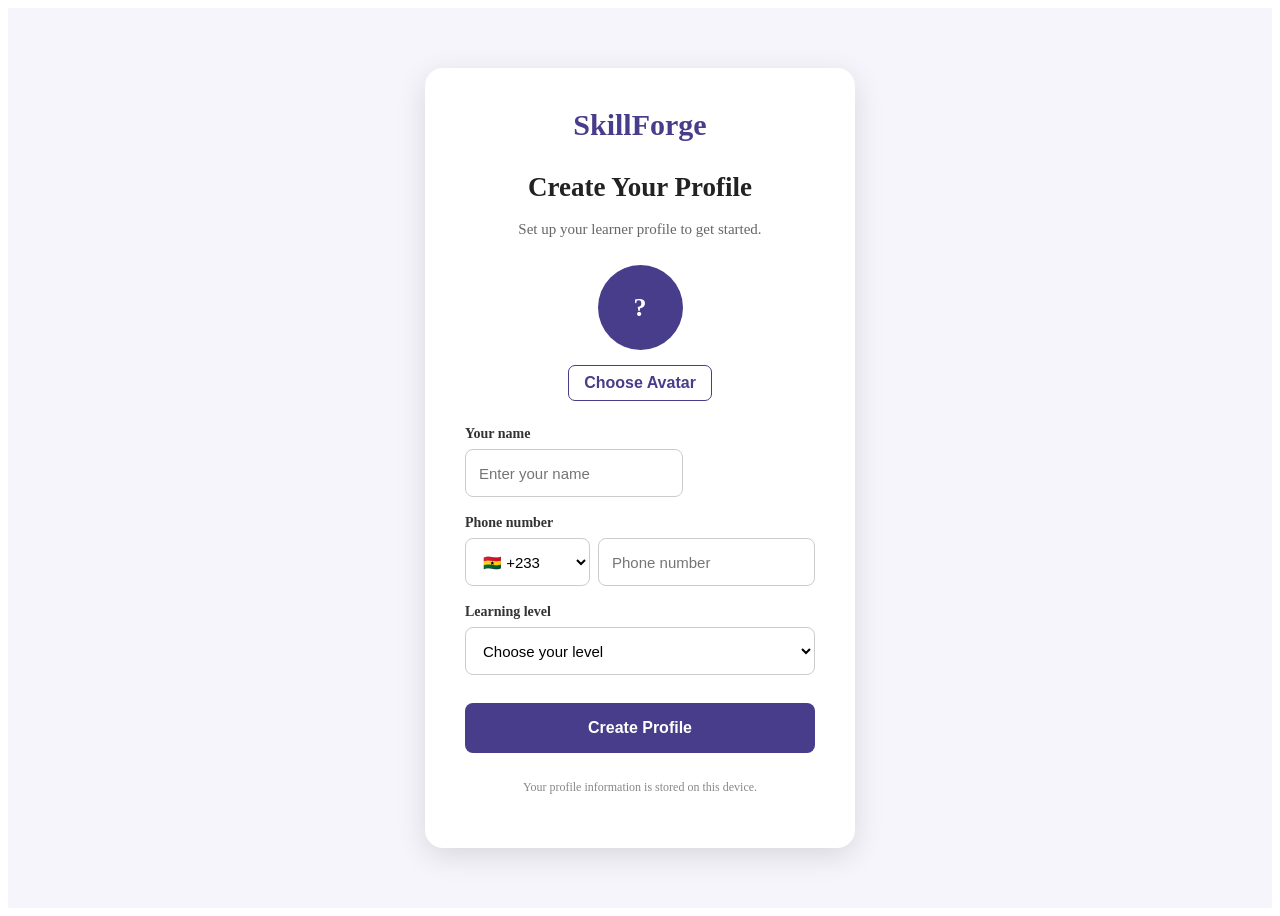
<file: Profile.html>
<!DOCTYPE html>
<html>

<head>
    <meta name="viewport" content="width=device-width, initial-scale=1.0">
    <title>SkillForge | Profile</title>
    <link rel="stylesheet" href="styles.css">
</head>

<body>

<div class="profile-screen">

    <!-- PROFILE SETUP -->
    <div class="profile-box" id="setupBox">

        <div class="skillforge-logo">
            SkillForge
        </div>

        <h1>Create Your Profile</h1>

        <p class="profile-subtitle">
            Set up your learner profile to get started.
        </p>

        <div class="avatar" id="setupAvatar">
            ?
        </div>

        <button type="button" class="choose-avatar-button"
                onclick="openAvatarPicker()">
            Choose Avatar
        </button>

        <form id="profileForm">

            <label for="name">Your name</label>

            <input
                type="text"
                id="name"
                placeholder="Enter your name"
                required
                oninput="updateInitials()"
            >

            <label for="phone">Phone number</label>

            <div class="phone-row">

                <select id="country">
                    <option value="+233">🇬🇭 +233</option>
                    <option value="+234">🇳🇬 +234</option>
                    <option value="+44">🇬🇧 +44</option>
                    <option value="+1">🇺🇸 +1</option>
                </select>

                <input
                    type="tel"
                    id="phone"
                    placeholder="Phone number"
                    required
                >

            </div>

            <label for="level">Learning level</label>

            <select id="level" class="full-input" required>
                <option value="">Choose your level</option>
                <option>Beginner</option>
                <option>Intermediate</option>
                <option>Advanced</option>
            </select>

            <button type="submit" class="continue-button">
                Create Profile
            </button>

        </form>

        <p class="terms">
            Your profile information is stored on this device.
        </p>

    </div>


    <!-- AVATAR PICKER -->

    <div class="avatar-picker" id="avatarPicker">

        <div class="avatar-picker-box">

            <h2>Choose an Avatar</h2>

            <p>Select an avatar for your SkillForge profile.</p>

            <div class="avatar-options">

                <button type="button" onclick="chooseAvatar('👨‍💻')">👨‍💻</button>
                <button type="button" onclick="chooseAvatar('👩‍💻')">👩‍💻</button>
                <button type="button" onclick="chooseAvatar('🧑‍💻')">🧑‍💻</button>
                <button type="button" onclick="chooseAvatar('👨‍🎓')">👨‍🎓</button>
                <button type="button" onclick="chooseAvatar('👩‍🎓')">👩‍🎓</button>
                <button type="button" onclick="chooseAvatar('🧑‍🎓')">🧑‍🎓</button>
                <button type="button" onclick="chooseAvatar('😎')">😎</button>
                <button type="button" onclick="chooseAvatar('🚀')">🚀</button>

            </div>

            <button
                type="button"
                class="close-avatar"
                onclick="closeAvatarPicker()">
                Cancel
            </button>

        </div>

    </div>


    <!-- SAVED PROFILE -->

    <div class="profile-box saved-profile" id="savedProfile">

        <div class="skillforge-logo">
            SkillForge
        </div>

        <div class="profile-avatar-large" id="profileAvatar">
            JS
        </div>

        <h1 id="profileName">John Sam</h1>

        <p class="profile-subtitle" id="profileLevel">
            Beginner Developer
        </p>

        <div class="profile-information">

            <div class="profile-info">
                <span>Name</span>
                <strong id="displayName"></strong>
            </div>

            <div class="profile-info">
                <span>Phone</span>
                <strong id="displayPhone"></strong>
            </div>

            <div class="profile-info">
                <span>Learning Level</span>
                <strong id="displayLevel"></strong>
            </div>

        </div>

        <button
            type="button"
            class="continue-button"
            onclick="editProfile()">
            Edit Profile
        </button>
        
        <button class="done-button" onclick="doneProfile()">Done</button>

        </div>
    
        
<script>

let selectedAvatar = "";


/* =========================
   INITIALS
   ========================= */

function getInitials(name) {

    const words = name.trim().split(/\s+/);

    if (words.length === 1) {
        return words[0].charAt(0).toUpperCase();
    }

    return (
        words[0].charAt(0) +
        words[words.length - 1].charAt(0)
    ).toUpperCase();
}


/* =========================
   UPDATE AVATAR PREVIEW
   ========================= */

function updateInitials() {

    const name = document.getElementById("name").value;
    const avatar = document.getElementById("setupAvatar");

    if (selectedAvatar) {
        avatar.textContent = selectedAvatar;
        return;
    }

    if (name.trim() === "") {
        avatar.textContent = "?";
    } else {
        avatar.textContent = getInitials(name);
    }
}


/* =========================
   AVATAR PICKER
   ========================= */

function openAvatarPicker() {

    document.getElementById("avatarPicker").style.display = "flex";

}

function closeAvatarPicker() {

    document.getElementById("avatarPicker").style.display = "none";

}

function chooseAvatar(avatar) {

    selectedAvatar = avatar;

    document.getElementById("setupAvatar").textContent = avatar;

    closeAvatarPicker();

}


/* =========================
   CREATE PROFILE
   ========================= */

document.getElementById("profileForm").addEventListener(
    "submit",
    function(event) {

        event.preventDefault();

        const name =
            document.getElementById("name").value.trim();

        const phone =
            document.getElementById("phone").value.trim();

        const country =
            document.getElementById("country").value;

        const level =
            document.getElementById("level").value;


        let avatar;

        if (selectedAvatar) {

            avatar = selectedAvatar;

        } else {

            avatar = getInitials(name);

        }


        const profile = {

            name: name,

            phone: country + " " + phone,

            level: level,

            avatar: avatar

        };


        localStorage.setItem(
            "skillforgeProfile",
            JSON.stringify(profile)
        );


        showProfile(profile);

    }
);


/* =========================
   SHOW PROFILE
   ========================= */

function showProfile(profile) {

    document.getElementById("setupBox").style.display = "none";

    document.getElementById("savedProfile").style.display = "block";

    document.getElementById("profileAvatar").textContent =
        profile.avatar;

    document.getElementById("profileName").textContent =
        profile.name;

    document.getElementById("displayName").textContent =
        profile.name;

    document.getElementById("displayPhone").textContent =
        profile.phone;

    document.getElementById("displayLevel").textContent =
        profile.level;

    document.getElementById("profileLevel").textContent =
        profile.level + " Learner";

}


/* =========================
   EDIT PROFILE
   ========================= */

function editProfile() {

    const profile =
        JSON.parse(localStorage.getItem("skillforgeProfile"));

    document.getElementById("setupBox").style.display = "block";

    document.getElementById("savedProfile").style.display = "none";

    document.getElementById("name").value =
        profile.name;

    document.getElementById("phone").value =
        profile.phone.replace(/^\+\d+\s/, "");

    document.getElementById("level").value =
        profile.level;

    selectedAvatar = profile.avatar;

    document.getElementById("setupAvatar").textContent =
        profile.avatar;

}


/* =========================
   LOAD SAVED PROFILE
   ========================= */

const savedProfile =
    localStorage.getItem("skillforgeProfile");

if (savedProfile) {

    showProfile(
        JSON.parse(savedProfile)
    );

}
    
    function doneProfile() {
    window.location.href = "index.html";
}

</script>

</body>
</html>
</file>
<file: styles.css>
.container {
    background-color: darkslateblue;
    color: #ffffff;
    height: 40px;
}

/* Professional Navigation Bar */
nav {
    display: flex;
    align-items: center;
    gap: 35px;
    padding: 18px 40px;
    margin: 0;
    background: #ffffff;
    border-bottom: 1px solid #e5e5e5;
    box-shadow: 0 3px 10px rgba(0, 0, 0, 0.08);
    position: sticky;
    top: 0;
    z-index: 1000;
}

/* Navigation Links */
nav a {
    position: relative;
    text-decoration: none;
    color: #333333;
    font-size: 17px;
    font-weight: 600;
    transition: 0.3s ease;
}

/* Hover Effect */
nav a:hover {
    color: #4b3f91;
}

/* Animated underline */
nav a::after {
    content: "";
    position: absolute;
    left: 0;
    bottom: -7px;
    width: 0;
    height: 3px;
    background: #4b3f91;
    border-radius: 5px;
    transition: width 0.3s ease;
}

nav a:hover::after {
    width: 100%;
}

/* Contact Us stays on the right */
nav .right {
    margin-left: auto;
}

nav .right a {
    background: #4b3f91;
    color: white;
    padding: 10px 20px;
    border-radius: 8px;
}

nav .right a:hover {
    background: #372d75;
    color: white;
}

nav .right a::after {
    display: none;
}

/* =========================
   CONTACT PAGE
   ========================= */

.top-header {
    background-color: darkslateblue;
    padding: 18px 35px;
    display: flex;
    align-items: center;
    justify-content: space-between;
    box-shadow: 0 4px 12px rgba(0, 0, 0, 0.15);
}

.logo {
    color: white;
    font-size: 30px;
    font-weight: bold;
}

.top-header nav {
    display: flex;
    gap: 28px;
    margin: 0;
}

.top-header nav a {
    color: white;
    text-decoration: none;
    font-size: 17px;
    font-weight: bold;
    transition: 0.3s;
}

.top-header nav a:hover {
    color: #d8cfff;
}

.top-header nav a.active {
    border-bottom: 3px solid white;
    padding-bottom: 5px;
}

/* Contact page */

.contact-page {
    min-height: 80vh;
    text-align: center;
    padding: 60px 20px;
    background-color: #f5f5fb;
}

.contact-page h1 {
    color: darkslateblue;
    font-size: 42px;
    margin-bottom: 10px;
}

.contact-intro {
    font-size: 18px;
    color: #555;
    margin-bottom: 35px;
}

.contact-card {
    background: white;
    max-width: 600px;
    margin: 0 auto 30px;
    padding: 35px;
    border-radius: 15px;
    box-shadow: 0 8px 25px rgba(0, 0, 0, 0.12);
    border: 1px solid #e5e5e5;
}

.contact-card h2 {
    color: darkslateblue;
    font-size: 28px;
    margin-top: 0;
}

.contact-card > p {
    color: #666;
    margin-bottom: 25px;
}

.contact-item {
    background-color: #f7f6ff;
    border-left: 5px solid darkslateblue;
    padding: 15px 20px;
    margin: 15px 0;
    border-radius: 8px;
    text-align: left;
}

.contact-item strong {
    color: darkslateblue;
    font-size: 17px;
}

.contact-item p {
    margin: 7px 0 0;
    color: #444;
}

.contact-item a {
    color: darkslateblue;
    text-decoration: none;
    font-weight: bold;
}

.contact-item a:hover {
    text-decoration: underline;
}

.back-button {
    background-color: darkslateblue;
    color: white;
    border: none;
    padding: 13px 25px;
    border-radius: 8px;
    font-size: 16px;
    font-weight: bold;
    cursor: pointer;
    transition: 0.3s;
}

.back-button:hover {
    background-color: #5d4bb5;
    transform: translateY(-2px);
}

.hero {
    max-width: 900px;
    margin: 50px auto;
    text-align: center;
}

.hero p {
    font-size: 18px;
    line-height: 1.7;
}

.right {
    margin-left: auto;
}

.hero button {
    background-color: purple;
    color: white;
    border: none;
    padding: 12px 25px;
    font-size: 17px;
    border-radius: 8px;
    cursor: pointer;
}

.hero button:hover {
    background-color: darkviolet;
}

.hero button a {
    text-decoration: none;
    color: white;
}

.courses-page {
    max-width: 1100px;
    margin: 50px auto;
    text-align: center;
}

.course-card {
    display: inline-block;
    width: 280px;
    min-height: 220px;
    margin: 20px;
    padding: 25px;
    background-color: white;
    border-radius: 15px;
    box-shadow: 0 5px 15px rgba(0, 0, 0, 0.15);
    vertical-align: top;
}

.course-card h2 {
    color: darkslateblue;
}

.course-card p {
    line-height: 1.6;
}

.course-card button {
    margin-top: 15px;
    padding: 12px 20px;
    border: none;
    border-radius: 8px;
    background-color: darkslateblue;
    color: white;
    font-size: 16px;
    cursor: pointer;
}

.course-card button:hover {
    background-color: purple;
}

/* SkillForge Buttons */

button {
    background-color: darkslateblue;
    color: white;
    border: none;
    padding: 12px 24px;
    border-radius: 8px;
    font-size: 16px;
    font-weight: bold;
    cursor: pointer;
    transition: 0.3s;
}

button:hover {
    background-color: purple;
    transform: translateY(-2px);
    box-shadow: 0 5px 12px rgba(0, 0, 0, 0.2);
}

button:active {
    transform: translateY(0);
}

.code-preview {
    display: block;
    width: 80%;
    max-width: 900px;
    margin: 30px auto;
    padding: 10px;
    border: 4px solid #333;
    border-radius: 10px;
    background-color: #1e1e1e;
    box-shadow: 0 8px 20px rgba(0, 0, 0, 0.25);
}

.practice-box {
    max-width: 900px;
    margin: 50px auto;
    padding: 30px;
    background: #f5f3ff;
    border: 2px solid #4b3f91;
    border-radius: 15px;
}

.practice-box h2 {
    color: #4b3f91;
}

#codeEditor {
    width: 100%;
    height: 220px;
    box-sizing: border-box;
    padding: 15px;
    margin: 15px 0;
    background: #1e1e1e;
    color: white;
    border: 3px solid #4b3f91;
    border-radius: 10px;
    font-family: monospace;
    font-size: 16px;
}

.practice-box button {
    background: #4b3f91;
    color: white;
    border: none;
    padding: 12px 25px;
    border-radius: 8px;
    font-size: 16px;
    cursor: pointer;
}

.practice-box button:hover {
    background: #372d75;
}

#preview {
    width: 100%;
    height: 250px;
    background: white;
    border: 3px solid #333;
    border-radius: 10px;
}

.download-button {
    display: inline-block;
    background: #4b3f91;
    color: white;
    text-decoration: none;
    padding: 12px 24px;
    border-radius: 8px;
    font-size: 16px;
    font-weight: bold;
    margin-top: 15px;
    transition: 0.3s;
}

.download-button:hover {
    background: #372d75;
    transform: translateY(-2px);
}

.lesson {
    max-width: 1000px;
    margin: 40px auto;
    padding: 20px;
}

.lesson > h1 {
    text-align: center;
    color: #4b3f91;
    font-size: 42px;
}

.lesson > p {
    font-size: 18px;
    line-height: 1.7;
}

.lesson h2 {
    color: #4b3f91;
    margin-top: 35px;
}

.practice-box {
    margin-top: 40px;
    padding: 30px;
    background: #f5f3ff;
    border: 2px solid #4b3f91;
    border-radius: 15px;
}

.practice-box h2 {
    margin-top: 0;
}

#cssEditor {
    width: 100%;
    height: 250px;
    box-sizing: border-box;
    padding: 15px;
    margin: 15px 0;
    background: #1e1e1e;
    color: white;
    border: 3px solid #4b3f91;
    border-radius: 10px;
    font-family: monospace;
    font-size: 16px;
}

.practice-box button,
.exercise button,
.lesson > button {
    background: #4b3f91;
    color: white;
    border: none;
    padding: 12px 24px;
    border-radius: 8px;
    font-size: 16px;
    font-weight: bold;
    cursor: pointer;
}

.practice-box button:hover,
.exercise button:hover,
.lesson > button:hover {
    background: #372d75;
}

#cssPreview {
    width: 100%;
    height: 250px;
    margin-top: 10px;
    background: white;
    border: 3px solid #333;
    border-radius: 10px;
}

.exercise {
    margin-top: 40px;
    padding: 25px;
    border-left: 5px solid #4b3f91;
    background: #f8f8f8;
}

#jsEditor {
    width: 100%;
    height: 250px;
    box-sizing: border-box;
    padding: 15px;
    margin: 15px 0;
    background: #1e1e1e;
    color: white;
    border: 3px solid #4b3f91;
    border-radius: 10px;
    font-family: monospace;
    font-size: 16px;
}

#jsPreview {
    width: 100%;
    height: 250px;
    margin-top: 10px;
    background: white;
    border: 3px solid #333;
    border-radius: 10px;
}

/* =========================
   PROFILE PAGE
   ========================= */

.profile-page {
    min-height: 80vh;
    background-color: #f5f5fb;
    padding: 50px 20px;
}

.profile-header {
    text-align: center;
    margin-bottom: 35px;
}

.profile-avatar {
    width: 90px;
    height: 90px;
    background-color: darkslateblue;
    color: white;
    border-radius: 50%;
    margin: 0 auto 15px;
    display: flex;
    align-items: center;
    justify-content: center;
    font-size: 30px;
    font-weight: bold;
}

.profile-header h1 {
    color: darkslateblue;
    margin: 5px;
}

.profile-header p {
    color: #666;
    font-size: 17px;
}

.profile-card {
    background-color: white;
    max-width: 750px;
    margin: 0 auto 25px;
    padding: 30px;
    border-radius: 15px;
    box-shadow: 0 7px 20px rgba(0, 0, 0, 0.1);
}

.profile-card h2 {
    color: darkslateblue;
    margin-top: 0;
}

.progress-item {
    margin: 25px 0;
}

.progress-title {
    display: flex;
    justify-content: space-between;
    margin-bottom: 8px;
    font-weight: bold;
}

.progress-bar {
    height: 12px;
    background-color: #e5e5e5;
    border-radius: 10px;
    overflow: hidden;
}

.progress-fill {
    height: 100%;
    background-color: darkslateblue;
    border-radius: 10px;
}

.html-progress {
    width: 75%;
}

.css-progress {
    width: 45%;
}

.js-progress {
    width: 20%;
}

.course-row {
    display: flex;
    justify-content: space-between;
    padding: 15px;
    margin: 10px 0;
    background-color: #f7f6ff;
    border-radius: 8px;
}

.completed {
    color: darkslateblue;
    font-weight: bold;
}

.learning {
    color: #777;
    font-weight: bold;
}

.skills {
    display: flex;
    flex-wrap: wrap;
    gap: 10px;
}

.skills span {
    background-color: darkslateblue;
    color: white;
    padding: 9px 15px;
    border-radius: 20px;
    font-weight: bold;
}

/* =========================
   PROFILE FORM
   ========================= */

.profile-form-page {
    min-height: 85vh;
    background-color: #f5f5fb;
    padding: 50px 20px;
}

.profile-form {
    max-width: 650px;
    margin: auto;
    background-color: white;
    padding: 40px;
    border-radius: 16px;
    box-shadow: 0 8px 25px rgba(0, 0, 0, 0.12);
}

.profile-form h1 {
    text-align: center;
    color: darkslateblue;
    font-size: 36px;
    margin-bottom: 10px;
}

.form-intro {
    text-align: center;
    color: #666;
    margin-bottom: 30px;
}

/* Profile picture */

.profile-picture {
    text-align: center;
    margin-bottom: 30px;
}

.avatar {
    width: 90px;
    height: 90px;
    margin: 0 auto 12px;
    border-radius: 50%;
    background-color: darkslateblue;
    color: white;
    display: flex;
    align-items: center;
    justify-content: center;
    font-size: 28px;
    font-weight: bold;
}

.profile-picture button {
    background-color: transparent;
    border: 1px solid darkslateblue;
    color: darkslateblue;
    padding: 8px 15px;
    border-radius: 6px;
    cursor: pointer;
}

.profile-picture button:hover {
    background-color: darkslateblue;
    color: white;
}

/* Form */

.profile-form label {
    display: block;
    margin-top: 18px;
    margin-bottom: 7px;
    color: #333;
    font-weight: bold;
}

.profile-form input,
.profile-form select,
.profile-form textarea {
    width: 100%;
    box-sizing: border-box;
    padding: 13px;
    border: 1px solid #ccc;
    border-radius: 8px;
    font-size: 15px;
    outline: none;
    font-family: Arial, sans-serif;
}

.profile-form input:focus,
.profile-form select:focus,
.profile-form textarea:focus {
    border: 2px solid darkslateblue;
}

.profile-form textarea {
    height: 120px;
    resize: vertical;
}

.save-profile {
    width: 100%;
    margin-top: 30px;
    padding: 14px;
    background-color: darkslateblue;
    color: white;
    border: none;
    border-radius: 8px;
    font-size: 17px;
    font-weight: bold;
    cursor: pointer;
}

.save-profile:hover {
    background-color: #5d4bb5;
}

/* =========================
   SKILLFORGE PROFILE / SIGN IN
   ========================= */

.profile-screen {
    min-height: 100vh;
    background-color: #f5f5fb;
    display: flex;
    justify-content: center;
    align-items: center;
    padding: 30px 15px;
    box-sizing: border-box;
}

.profile-box {
    width: 100%;
    max-width: 430px;
    background-color: white;
    padding: 40px;
    border-radius: 18px;
    box-shadow: 0 8px 30px rgba(0, 0, 0, 0.12);
    box-sizing: border-box;
}

.skillforge-logo {
    text-align: center;
    color: darkslateblue;
    font-size: 30px;
    font-weight: bold;
    margin-bottom: 30px;
}

.profile-box h1 {
    text-align: center;
    color: #222;
    font-size: 27px;
    margin-bottom: 10px;
}

.profile-subtitle {
    text-align: center;
    color: #666;
    font-size: 15px;
    line-height: 1.5;
    margin-bottom: 25px;
}

/* Avatar */

.avatar {
    width: 85px;
    height: 85px;
    margin: 0 auto 25px;
    border-radius: 50%;
    background-color: darkslateblue;
    color: white;

    display: flex;
    justify-content: center;
    align-items: center;

    font-size: 26px;
    font-weight: bold;
}

/* Form */

.profile-box label {
    display: block;
    margin-bottom: 7px;
    margin-top: 18px;
    color: #333;
    font-weight: bold;
    font-size: 14px;
}

.profile-box input,
.profile-box select {
    height: 48px;
    border: 1px solid #ccc;
    border-radius: 8px;
    padding: 0 13px;
    box-sizing: border-box;
    font-size: 15px;
    background-color: white;
    outline: none;
}

.profile-box input:focus,
.profile-box select:focus {
    border: 2px solid darkslateblue;
}

/* Phone number */

.phone-row {
    display: flex;
    gap: 8px;
}

.phone-row select {
    width: 125px;
}

.phone-row input {
    flex: 1;
    width: 0;
}

.full-input {
    width: 100%;
}

/* Continue button */

.continue-button {
    width: 100%;
    height: 50px;
    margin-top: 28px;

    border: none;
    border-radius: 8px;

    background-color: darkslateblue;
    color: white;

    font-size: 16px;
    font-weight: bold;

    cursor: pointer;
    transition: 0.2s;
}

.continue-button:hover {
    background-color: #5d4bb5;
}

.continue-button:active {
    transform: scale(0.98);
}

/* Terms */

.terms {
    text-align: center;
    color: #888;
    font-size: 12px;
    line-height: 1.5;
    margin-top: 25px;
}


/* =========================
   PHONE RESPONSIVENESS
   ========================= */

@media (max-width: 600px) {

    .profile-screen {
        padding: 15px;
        align-items: flex-start;
        padding-top: 35px;
    }

    .profile-box {
        padding: 28px 22px;
        border-radius: 14px;
        box-shadow: none;
    }

    .skillforge-logo {
        font-size: 27px;
    }

    .profile-box h1 {
        font-size: 24px;
    }

    .profile-subtitle {
        font-size: 14px;
    }

    .phone-row select {
        width: 105px;
    }

}

/* =========================
   AVATAR SYSTEM
   ========================= */

.choose-avatar-button {
    display: block;
    margin: -10px auto 25px;

    background: transparent;
    color: darkslateblue;

    border: 1px solid darkslateblue;
    border-radius: 7px;

    padding: 8px 15px;

    cursor: pointer;
}

.choose-avatar-button:hover {
    background-color: darkslateblue;
    color: white;
}


/* Avatar picker */

.avatar-picker {
    display: none;

    position: fixed;
    inset: 0;

    background: rgba(0, 0, 0, 0.5);

    justify-content: center;
    align-items: center;

    padding: 20px;

    z-index: 1000;
}

.avatar-picker-box {
    width: 100%;
    max-width: 400px;

    background: white;

    padding: 30px;

    border-radius: 16px;

    text-align: center;

    box-sizing: border-box;
}

.avatar-picker-box h2 {
    color: darkslateblue;
}

.avatar-options {
    display: grid;

    grid-template-columns: repeat(4, 1fr);

    gap: 12px;

    margin: 25px 0;
}

.avatar-options button {
    height: 65px;

    border: 1px solid #ddd;

    background: #f7f7fb;

    border-radius: 12px;

    font-size: 30px;

    cursor: pointer;

    transition: 0.2s;
}

.avatar-options button:hover {
    transform: scale(1.08);

    border-color: darkslateblue;

    background: #eeeaff;
}

.close-avatar {
    padding: 10px 20px;

    border: none;

    background: #ddd;

    border-radius: 7px;

    cursor: pointer;
}


/* Large profile avatar */

.profile-avatar-large {
    width: 110px;
    height: 110px;

    margin: 0 auto 20px;

    border-radius: 50%;

    background-color: darkslateblue;

    color: white;

    display: flex;

    align-items: center;
    justify-content: center;

    font-size: 48px;

    font-weight: bold;
}


/* Saved profile */

.saved-profile {
    display: none;

    text-align: center;
}

.profile-information {
    margin: 25px 0;

    text-align: left;
}

.profile-info {
    display: flex;

    justify-content: space-between;

    gap: 20px;

    padding: 15px 5px;

    border-bottom: 1px solid #eee;
}

.profile-info span {
    color: #777;
}

.profile-info strong {
    color: #333;

    text-align: right;
}


/* Mobile */

@media (max-width: 600px) {

    .avatar-picker-box {
        padding: 25px 18px;
    }

    .avatar-options {
        grid-template-columns: repeat(4, 1fr);
    }

    .avatar-options button {
        height: 58px;
        font-size: 26px;
    }

    .profile-info {
        flex-direction: column;
        gap: 5px;
    }

    .profile-info strong {
        text-align: left;
    }

}

.done-button {
    display: block;
    width: 100%;
    margin-top: 12px;
    padding: 12px 20px;
    background-color: #4b3f91;
    color: white;
    border: none;
    border-radius: 8px;
    font-size: 16px;
    font-weight: bold;
    cursor: pointer;
    transition: 0.3s;
}

.done-button:hover {
    background-color: #372d75;
    transform: translateY(-2px);
}

.profile-nav {
    margin-left: auto;
}

.profile-link {
    display: flex;
    align-items: center;
    gap: 10px;
    text-decoration: none;
    color: #333;
    font-weight: bold;
}

.nav-avatar {
    width: 42px;
    height: 42px;
    border-radius: 50%;
    background-color: darkslateblue;
    color: white;
    display: flex;
    align-items: center;
    justify-content: center;
    font-size: 16px;
    font-weight: bold;
}

.profile-link:hover {
    color: darkslateblue;
}

.profile-link:hover .nav-avatar {
    transform: scale(1.05);
}

/* =========================
   PRACTICE PAGE
========================= */

.practice-page {
    max-width: 1100px;
    margin: 50px auto;
    padding: 0 20px;
}

.practice-heading {
    text-align: center;
    margin-bottom: 40px;
}

.practice-heading h1 {
    color: darkslateblue;
    font-size: 38px;
    margin-bottom: 10px;
}

.practice-heading p {
    color: #666;
    font-size: 17px;
}


/* Categories */

.practice-categories {
    display: grid;
    grid-template-columns: repeat(3, 1fr);
    gap: 25px;
    margin-bottom: 50px;
}

.practice-category {
    background: white;
    padding: 30px;
    border-radius: 16px;
    text-align: center;
    box-shadow: 0 6px 18px rgba(0,0,0,.12);
    transition: .3s;
}

.practice-category:hover {
    transform: translateY(-5px);
}

.practice-icon {
    font-size: 45px;
    margin-bottom: 10px;
}

.practice-category h2 {
    color: darkslateblue;
}

.practice-category p {
    color: #666;
    line-height: 1.5;
    min-height: 48px;
}

.practice-category button {
    margin-top: 15px;
}


/* Challenge */

.challenge-area {
    background: white;
    padding: 30px;
    border-radius: 16px;
    box-shadow: 0 6px 18px rgba(0,0,0,.12);
}

.challenge-area h2 {
    color: darkslateblue;
}

.challenge-area > p {
    color: #555;
}


/* Editor */

.editor-container {
    margin-top: 25px;
}

#practiceCode {
    width: 100%;
    min-height: 300px;
    padding: 18px;
    box-sizing: border-box;

    background: #1e1e1e;
    color: #f5f5f5;

    border: none;
    border-radius: 10px;

    font-family: monospace;
    font-size: 15px;

    resize: vertical;
}


/* Buttons */

.editor-buttons {
    display: flex;
    gap: 12px;
    margin: 15px 0 25px;
}

.run-button {
    background-color: darkslateblue;
}

.reset-button {
    background-color: #666;
}

.reset-button:hover {
    background-color: #444;
}


/* Preview */

#practicePreview {
    width: 100%;
    height: 300px;
    border: 2px solid #ddd;
    border-radius: 10px;
    background: white;
}
</file>
